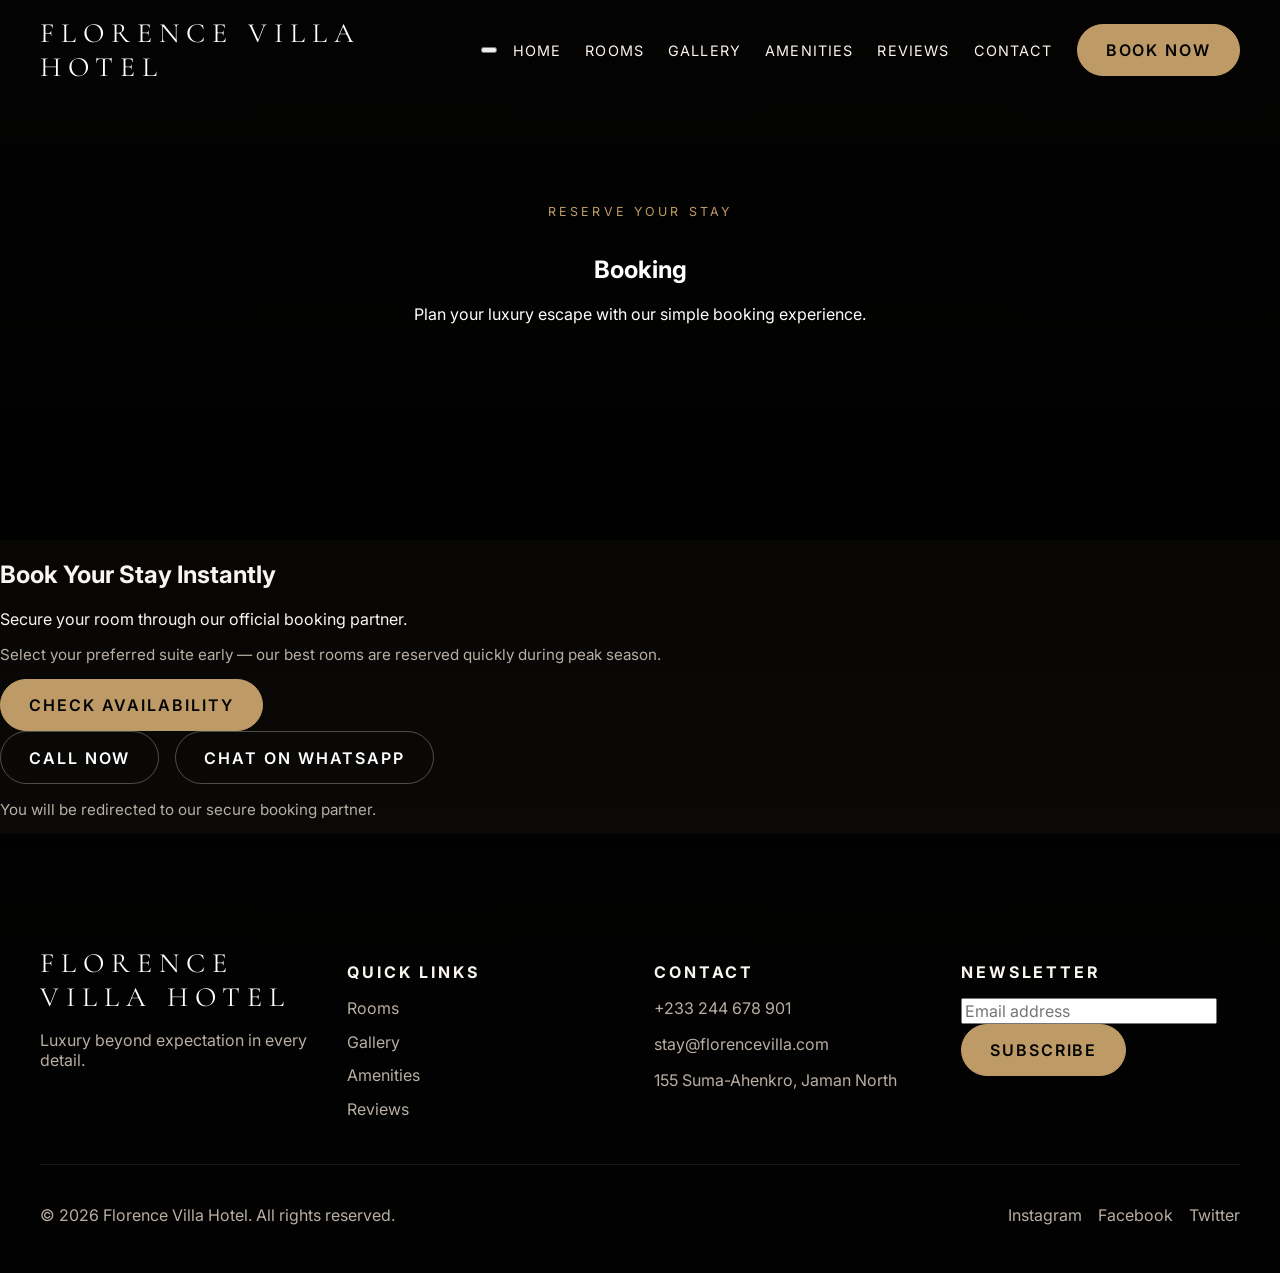
<file: booking.html>
<!DOCTYPE html>
<html lang="en">
<head>
  <meta charset="UTF-8" />
  <meta name="viewport" content="width=device-width, initial-scale=1.0" />
  <title>Booking | Florence Villa Hotel</title>
  <link rel="preconnect" href="https://fonts.googleapis.com" />
  <link rel="preconnect" href="https://fonts.gstatic.com" crossorigin />
  <link href="https://fonts.googleapis.com/css2?family=Cormorant+Garamond:wght@400;500;600;700&family=Inter:wght@300;400;500;600;700&display=swap" rel="stylesheet" />
  <link rel="stylesheet" href="css/style.css" />
</head>
<body class="page booking" data-page="booking">
  <div id="page-loader" class="page-loader">
    <div class="loader-dot"></div>
  </div>
  <header class="site-header">
    <div class="container header-inner">
      <a href="index.html" class="brand">Florence Villa Hotel</a>
      <button class="nav-toggle" aria-label="Toggle menu" aria-expanded="false">
        <span></span><span></span><span></span>
      </button>
      <nav class="site-nav" aria-label="Main navigation">
        <ul class="nav-list">
          <li><a class="nav-link" href="index.html">Home</a></li>
          <li><a class="nav-link" href="rooms.html">Rooms</a></li>
          <li><a class="nav-link" href="gallery.html">Gallery</a></li>
          <li><a class="nav-link" href="amenities.html">Amenities</a></li>
          <li><a class="nav-link" href="reviews.html">Reviews</a></li>
          <li><a class="nav-link" href="contact.html">Contact</a></li>
        </ul>
        <a class="btn btn-primary nav-btn" href="booking.html">Book Now</a>
      </nav>
    </div>
  </header>

  <main>
    <section class="page-hero page-hero-dark" style="background-image: url('https://images.unsplash.com/photo-1512917774080-9991f1c4c750?auto=format&fit=crop&w=1600&q=80');">
      <div class="hero-overlay"></div>
      <div class="container hero-content">
        <span class="eyebrow">Reserve your stay</span>
        <h1>Booking</h1>
        <p>Plan your luxury escape with our simple booking experience.</p>
      </div>
    </section>

    <section class="booking-cta">
      <h2>Book Your Stay Instantly</h2>
      <p>Secure your room through our official booking partner.</p>
      <p class="note">Select your preferred suite early — our best rooms are reserved quickly during peak season.</p>

      <a class="btn btn-primary"
         href="https://www.booking.com"
         target="_blank"
         rel="noopener">
        Check Availability
      </a>
      <div class="cta-actions">
        <a class="btn btn-outline" href="tel:+233248479292">Call Now</a>
        <a class="btn btn-outline" href="https://wa.me/233248479292" target="_blank" rel="noopener">Chat on WhatsApp</a>
      </div>

      <p class="note">You will be redirected to our secure booking partner.</p>
    </section>
  </main>

  <footer class="site-footer">
    <div class="container grid grid-4 gap-lg footer-top">
      <div>
        <a class="brand footer-brand" href="index.html">Florence Villa Hotel</a>
        <p>Luxury beyond expectation in every detail.</p>
      </div>
      <div>
        <h3>Quick Links</h3>
        <ul>
          <li><a href="rooms.html">Rooms</a></li>
          <li><a href="gallery.html">Gallery</a></li>
          <li><a href="amenities.html">Amenities</a></li>
          <li><a href="reviews.html">Reviews</a></li>
        </ul>
      </div>
      <div>
        <h3>Contact</h3>
        <p>+233 244 678 901</p>
        <p>stay@florencevilla.com</p>
        <p>155 Suma-Ahenkro, Jaman North</p>
      </div>
      <div>
        <h3>Newsletter</h3>
        <form id="newsletter-form-booking">
          <input type="email" placeholder="Email address" aria-label="Email address" required />
          <button class="btn btn-primary" type="submit">Subscribe</button>
        </form>
      </div>
    </div>
    <div class="container footer-bottom">
      <p>© 2026 Florence Villa Hotel. All rights reserved.</p>
      <div class="social-links">
        <a href="#" aria-label="Instagram">Instagram</a>
        <a href="#" aria-label="Facebook">Facebook</a>
        <a href="#" aria-label="Twitter">Twitter</a>
      </div>
    </div>
  </footer>

  <div id="lightbox" class="lightbox" aria-hidden="true">
    <button class="lightbox-close" aria-label="Close image view">×</button>
    <img class="lightbox-img" alt="Gallery preview" onerror="this.onerror=null;this.src='assets/fallback.jpg'" />
    <p class="lightbox-caption"></p>
  </div>

  <div id="toast" class="toast" role="status" aria-live="polite"></div>
  <script src="js/script.js"></script>
</body>
</html>
</file>
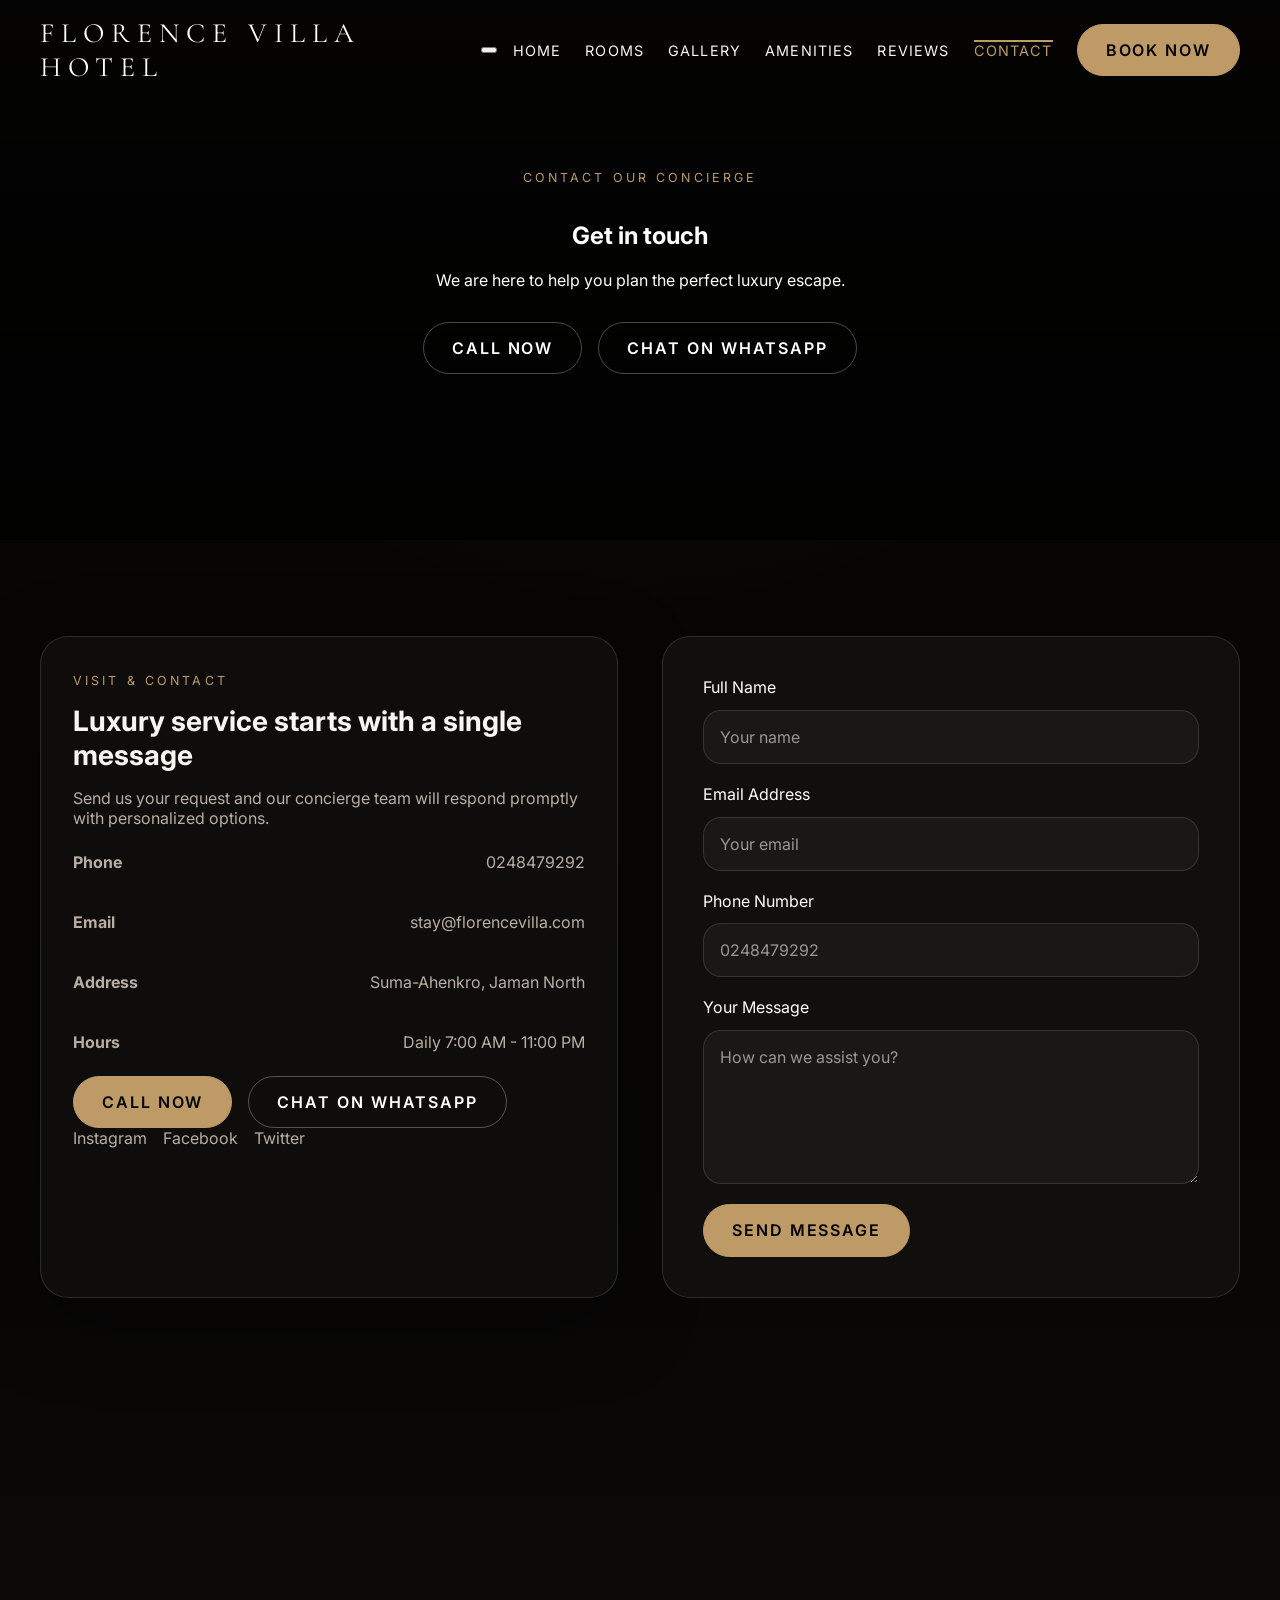
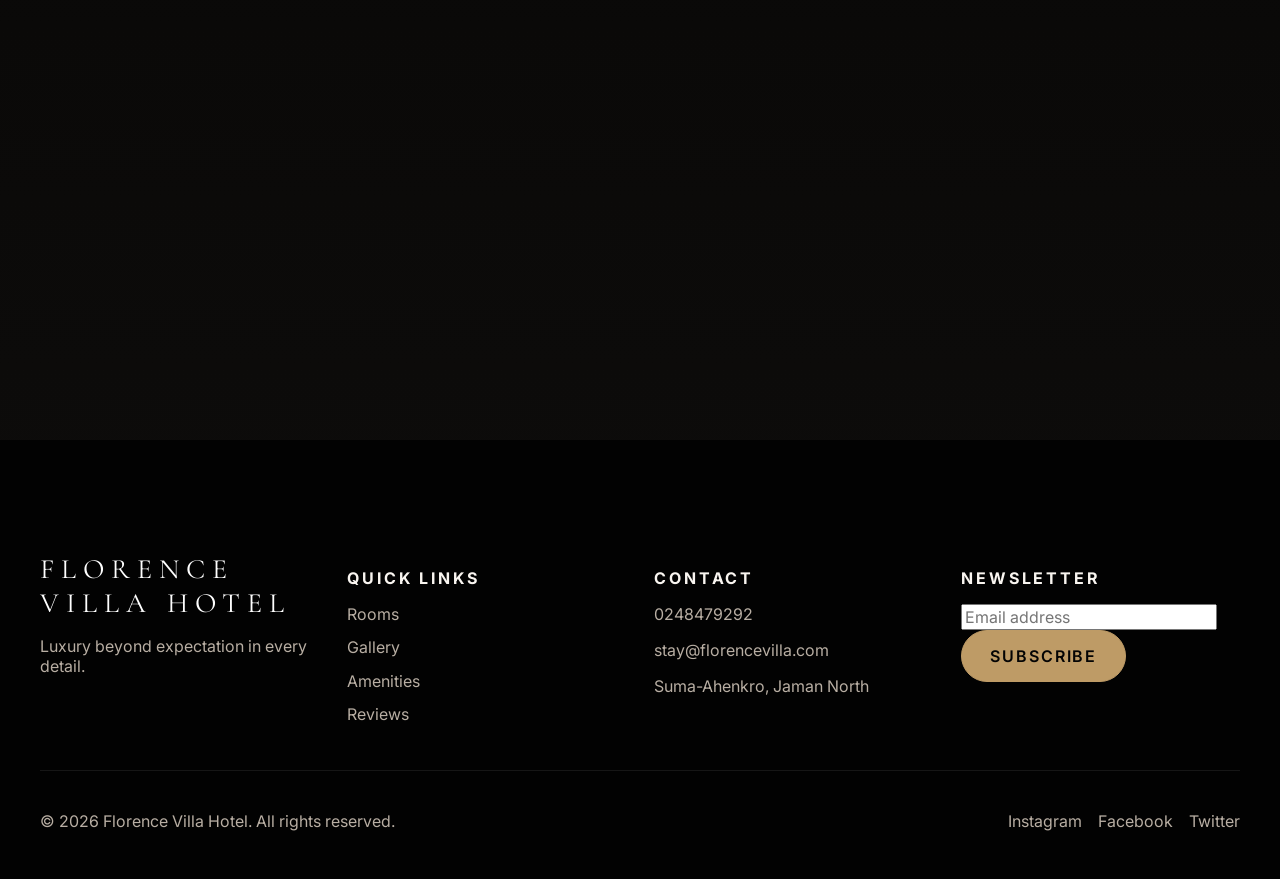
<file: contact.html>
<!DOCTYPE html>
<html lang="en">
<head>
  <meta charset="UTF-8" />
  <meta name="viewport" content="width=device-width, initial-scale=1.0" />
  <title>Contact | Florence Villa Hotel</title>
  <link rel="preconnect" href="https://fonts.googleapis.com" />
  <link rel="preconnect" href="https://fonts.gstatic.com" crossorigin />
  <link href="https://fonts.googleapis.com/css2?family=Cormorant+Garamond:wght@400;500;600;700&family=Inter:wght@300;400;500;600;700&display=swap" rel="stylesheet" />
  <link rel="stylesheet" href="css/style.css" />
</head>
<body class="page contact" data-page="contact">
  <div id="page-loader" class="page-loader">
    <div class="loader-dot"></div>
  </div>
  <header class="site-header">
    <div class="container header-inner">
      <a href="index.html" class="brand">Florence Villa Hotel</a>
      <button class="nav-toggle" aria-label="Toggle menu" aria-expanded="false">
        <span></span><span></span><span></span>
      </button>
      <nav class="site-nav" aria-label="Main navigation">
        <ul class="nav-list">
          <li><a class="nav-link" href="index.html">Home</a></li>
          <li><a class="nav-link" href="rooms.html">Rooms</a></li>
          <li><a class="nav-link" href="gallery.html">Gallery</a></li>
          <li><a class="nav-link" href="amenities.html">Amenities</a></li>
          <li><a class="nav-link" href="reviews.html">Reviews</a></li>
          <li><a class="nav-link" href="contact.html">Contact</a></li>
        </ul>
        <a class="btn btn-primary nav-btn" href="booking.html">Book Now</a>
      </nav>
    </div>
  </header>

  <main>
    <section class="page-hero page-hero-dark" style="background-image: url('https://images.unsplash.com/photo-1512917774080-9991f1c4c750?auto=format&fit=crop&w=1600&q=80');">
      <div class="hero-overlay"></div>
      <div class="container hero-content">
        <span class="eyebrow">Contact our concierge</span>
        <h1>Get in touch</h1>
        <p>We are here to help you plan the perfect luxury escape.</p>
        <div class="hero-actions">
          <a class="btn btn-outline" href="tel:+233248479292">Call Now</a>
          <a class="btn btn-outline" href="https://wa.me/233248479292" target="_blank" rel="noopener">Chat on WhatsApp</a>
        </div>
      </div>
    </section>

    <section class="section contact-grid reveal">
      <div class="container grid grid-2 gap-xl">
        <div class="contact-panel">
          <span class="eyebrow">Visit & contact</span>
          <h2>Luxury service starts with a single message</h2>
          <p>Send us your request and our concierge team will respond promptly with personalized options.</p>
          <div class="contact-info">
            <div><strong>Phone</strong><p>0248479292</p></div>
            <div><strong>Email</strong><p>stay@florencevilla.com</p></div>
            <div><strong>Address</strong><p>Suma-Ahenkro, Jaman North</p></div>
            <div><strong>Hours</strong><p>Daily 7:00 AM - 11:00 PM</p></div>
          </div>
          <div class="cta-actions">
            <a class="btn btn-primary" href="tel:+233248479292">Call Now</a>
            <a class="btn btn-outline" href="https://wa.me/233248479292" target="_blank" rel="noopener">Chat on WhatsApp</a>
          </div>
          <div class="social-links inline">
            <a href="#" aria-label="Instagram">Instagram</a>
            <a href="#" aria-label="Facebook">Facebook</a>
            <a href="#" aria-label="Twitter">Twitter</a>
          </div>
        </div>
        <form id="contact-form" class="contact-form">
          <label>Full Name<input type="text" name="name" placeholder="Your name" required /></label>
          <label>Email Address<input type="email" name="email" placeholder="Your email" required /></label>
          <label>Phone Number<input type="tel" name="phone" placeholder="0248479292" /></label>
          <label>Your Message<textarea name="message" rows="6" placeholder="How can we assist you?" required></textarea></label>
          <button class="btn btn-primary" type="submit">Send Message</button>
        </form>
      </div>
    </section>

    <section class="section map-section reveal visible">
      <div class="container">
<iframe src="https://www.google.com/maps/embed?pb=!1m18!1m12!1m3!1d1566.75152197533!2d-2.711499836256635!3d7.935762465257825!2m3!1f0!2f0!3m2!1i1024!2i768!4f13.1!3m3!1m2!1s0xfcff37da28b4703%3A0x8079a2e035b230e7!2sFlorence%20Villa%20hotel%20sampa!5e1!3m2!1sen!2sgh!4v1779546857773!5m2!1sen!2sgh"
width="600"
height="450"
style="border:0;"
allowfullscreen=""
loading="lazy"
referrerpolicy="no-referrer-when-downgrade">
</iframe>
 </div>
    </section>
  </main>

  <footer class="site-footer">
    <div class="container grid grid-4 gap-lg footer-top">
      <div>
        <a class="brand footer-brand" href="index.html">Florence Villa Hotel</a>
        <p>Luxury beyond expectation in every detail.</p>
      </div>
      <div>
        <h3>Quick Links</h3>
        <ul>
          <li><a href="rooms.html">Rooms</a></li>
          <li><a href="gallery.html">Gallery</a></li>
          <li><a href="amenities.html">Amenities</a></li>
          <li><a href="reviews.html">Reviews</a></li>
        </ul>
      </div>
      <div>
        <h3>Contact</h3>
        <p>0248479292</p>
        <p>stay@florencevilla.com</p>
        <p>Suma-Ahenkro, Jaman North</p>
      </div>
      <div>
        <h3>Newsletter</h3>
        <form id="newsletter-form-contact">
          <input type="email" placeholder="Email address" aria-label="Email address" required />
          <button class="btn btn-primary" type="submit">Subscribe</button>
        </form>
      </div>
    </div>
    <div class="container footer-bottom">
      <p>© 2026 Florence Villa Hotel. All rights reserved.</p>
      <div class="social-links">
        <a href="#" aria-label="Instagram">Instagram</a>
        <a href="#" aria-label="Facebook">Facebook</a>
        <a href="#" aria-label="Twitter">Twitter</a>
      </div>
    </div>
  </footer>

  <div id="lightbox" class="lightbox" aria-hidden="true">
    <button class="lightbox-close" aria-label="Close image view">×</button>
    <img class="lightbox-img" alt="Gallery preview" onerror="this.onerror=null;this.src='assets/fallback.jpg'" />
    <p class="lightbox-caption"></p>
  </div>

  <div id="toast" class="toast" role="status" aria-live="polite"></div>
  <script src="js/script.js"></script>
</body>
</html>
</file>
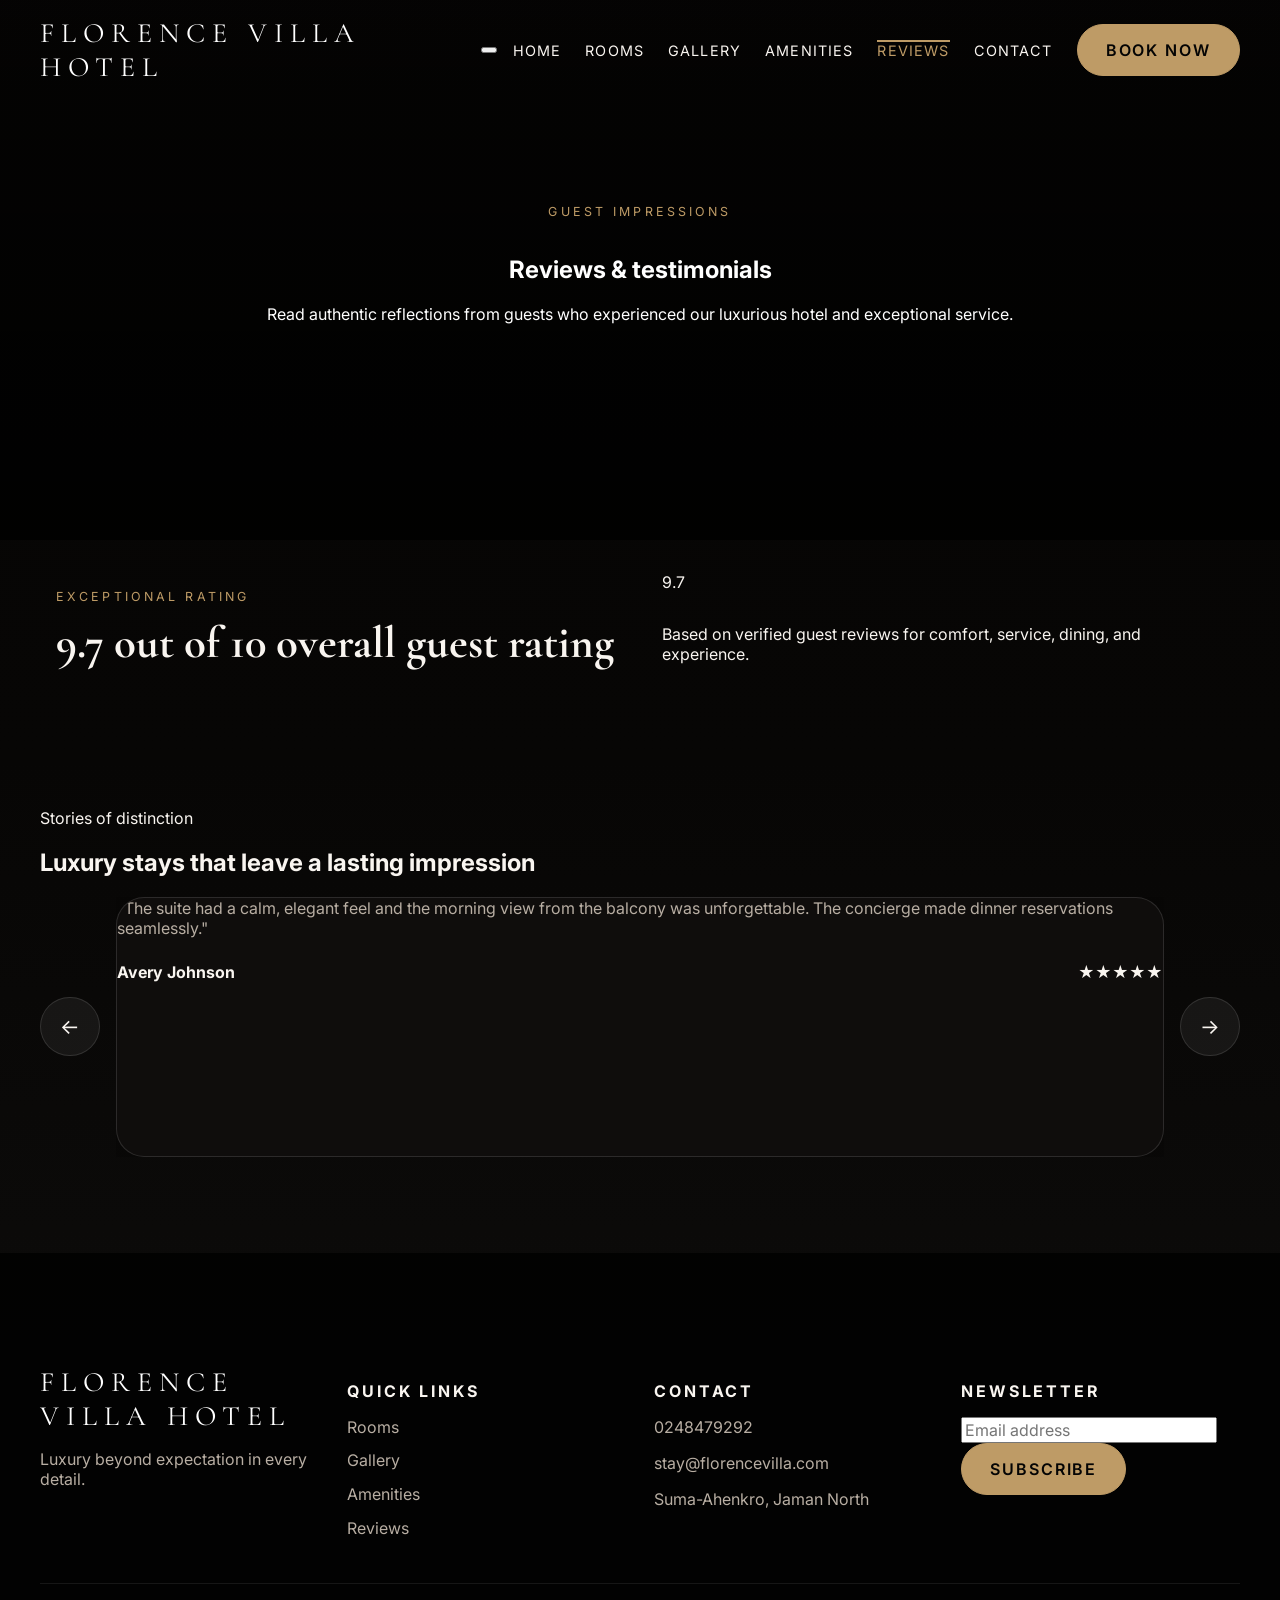
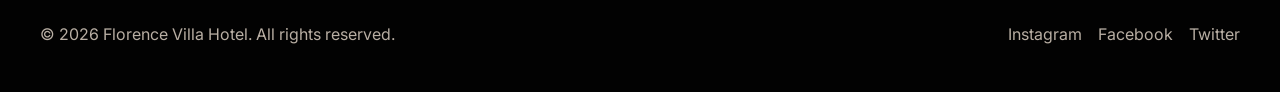
<file: reviews.html>
<!DOCTYPE html>
<html lang="en">
<head>
  <meta charset="UTF-8" />
  <meta name="viewport" content="width=device-width, initial-scale=1.0" />
  <title>Reviews | Florence Villa Hotel</title>
  <link rel="preconnect" href="https://fonts.googleapis.com" />
  <link rel="preconnect" href="https://fonts.gstatic.com" crossorigin />
  <link href="https://fonts.googleapis.com/css2?family=Cormorant+Garamond:wght@400;500;600;700&family=Inter:wght@300;400;500;600;700&display=swap" rel="stylesheet" />
  <link rel="stylesheet" href="css/style.css" />
</head>
<body class="page reviews" data-page="reviews">
  <div id="page-loader" class="page-loader">
    <div class="loader-dot"></div>
  </div>
  <header class="site-header">
    <div class="container header-inner">
      <a href="index.html" class="brand">Florence Villa Hotel</a>
      <button class="nav-toggle" aria-label="Toggle menu" aria-expanded="false">
        <span></span><span></span><span></span>
      </button>
      <nav class="site-nav" aria-label="Main navigation">
        <ul class="nav-list">
          <li><a class="nav-link" href="index.html">Home</a></li>
          <li><a class="nav-link" href="rooms.html">Rooms</a></li>
          <li><a class="nav-link" href="gallery.html">Gallery</a></li>
          <li><a class="nav-link" href="amenities.html">Amenities</a></li>
          <li><a class="nav-link" href="reviews.html">Reviews</a></li>
          <li><a class="nav-link" href="contact.html">Contact</a></li>
        </ul>
        <a class="btn btn-primary nav-btn" href="booking.html">Book Now</a>
      </nav>
    </div>
  </header>

  <main>
    <section class="page-hero page-hero-dark" style="background-image: url('https://images.unsplash.com/photo-1505693416388-ac5ce068fe85?auto=format&fit=crop&w=1600&q=80');">
      <div class="hero-overlay"></div>
      <div class="container hero-content">
        <span class="eyebrow">Guest impressions</span>
        <h1>Reviews & testimonials</h1>
        <p>Read authentic reflections from guests who experienced our luxurious hotel and exceptional service.</p>
      </div>
    </section>

    <section class="section review-summary reveal">
      <div class="container grid grid-2 gap-xl align-center">
        <div>
          <span class="eyebrow">Exceptional rating</span>
          <h2>9.7 out of 10 overall guest rating</h2>
        </div>
        <div class="rating-panel">
          <div class="rating-score">9.7</div>
          <p>Based on verified guest reviews for comfort, service, dining, and experience.</p>
        </div>
      </div>
    </section>

    <section class="section testimonial-carousel reveal">
      <div class="container carousel-header">
        <span class="eyebrow">Stories of distinction</span>
        <h2>Luxury stays that leave a lasting impression</h2>
      </div>
      <div class="container review-carousel">
        <button class="carousel-btn" data-direction="prev" aria-label="Previous review">←</button>
        <div class="carousel-track">
          <article class="testimonial-card active">
            <p>"The suite had a calm, elegant feel and the morning view from the balcony was unforgettable. The concierge made dinner reservations seamlessly."</p>
            <div class="testimonial-author"><strong>Avery Johnson</strong><span>★★★★★</span></div>
          </article>
          <article class="testimonial-card">
            <p>"The room was perfectly quiet and the spa appointment after a long flight was luxurious. It was exactly the reset we needed."</p>
            <div class="testimonial-author"><strong>Selena Reed</strong><span>★★★★★</span></div>
          </article>
          <article class="testimonial-card">
            <p>"Breakfast on the terrace and attentive service made it easy to relax. The anniversary setup was thoughtful without feeling staged."</p>
            <div class="testimonial-author"><strong>Dominic Harris</strong><span>★★★★★</span></div>
          </article>
        </div>
        <button class="carousel-btn" data-direction="next" aria-label="Next review">→</button>
      </div>
    </section>
  </main>

  <footer class="site-footer">
    <div class="container grid grid-4 gap-lg footer-top">
      <div>
        <a class="brand footer-brand" href="index.html">Florence Villa Hotel</a>
        <p>Luxury beyond expectation in every detail.</p>
      </div>
      <div>
        <h3>Quick Links</h3>
        <ul>
          <li><a href="rooms.html">Rooms</a></li>
          <li><a href="gallery.html">Gallery</a></li>
          <li><a href="amenities.html">Amenities</a></li>
          <li><a href="reviews.html">Reviews</a></li>
        </ul>
      </div>
      <div>
        <h3>Contact</h3>
        <p>0248479292</p>
        <p>stay@florencevilla.com</p>
        <p>Suma-Ahenkro, Jaman North</p>
      </div>
      <div>
        <h3>Newsletter</h3>
        <form id="newsletter-form-reviews">
          <input type="email" placeholder="Email address" aria-label="Email address" required />
          <button class="btn btn-primary" type="submit">Subscribe</button>
        </form>
      </div>
    </div>
    <div class="container footer-bottom">
      <p>© 2026 Florence Villa Hotel. All rights reserved.</p>
      <div class="social-links">
        <a href="#" aria-label="Instagram">Instagram</a>
        <a href="#" aria-label="Facebook">Facebook</a>
        <a href="#" aria-label="Twitter">Twitter</a>
      </div>
    </div>
  </footer>

  <div id="lightbox" class="lightbox" aria-hidden="true">
    <button class="lightbox-close" aria-label="Close image view">×</button>
    <img class="lightbox-img" alt="Gallery preview" onerror="this.onerror=null;this.src='assets/fallback.jpg'" />
    <p class="lightbox-caption"></p>
  </div>

  <div id="toast" class="toast" role="status" aria-live="polite"></div>
  <script src="js/script.js"></script>
</body>
</html>
</file>
<file: css/style.css>
:root {
  --bg: #080706;
  --surface: rgba(18,16,15,0.82);
  --surface-strong: rgba(255,255,255,0.03);
  --surface-soft: rgba(255,255,255,0.08);
  --text: #f9f5f0;
  --muted: #b8aea3;
  --gold: #be9b66;
  --gold-soft: rgba(190,155,102,0.2);
  --white: #ffffff;
  --black: #040404;
  --border: rgba(255,255,255,0.12);
  --shadow: 0 24px 80px rgba(0,0,0,0.35);
}

* {
  box-sizing: border-box;
}

html {
  scroll-behavior: smooth;
}

body {
  margin: 0;
  min-height: 100vh;
  font-family: 'Inter', sans-serif;
  color: var(--text);
  background: radial-gradient(circle at top, rgba(255,255,255,0.03), transparent 25%), linear-gradient(180deg, #060504 0%, #070605 45%, #0f0e0d 100%);
}

img {
  max-width: 100%;
  display: block;
}

button,
input,
select,
textarea {
  font: inherit;
}

button {
  cursor: pointer;
}

a {
  color: inherit;
  text-decoration: none;
}

.container {
  width: min(1200px, calc(100% - 3rem));
  margin: 0 auto;
}

.page-loader {
  position: fixed;
  inset: 0;
  background: rgba(8,7,6,0.88);
  display: flex;
  align-items: center;
  justify-content: center;
  z-index: 9999;
  transition: opacity 0.5s ease, visibility 0.5s ease;
}

.page-loader.hide {
  opacity: 0;
  visibility: hidden;
}

.loader-dot {
  width: 0.9rem;
  height: 0.9rem;
  background: var(--gold);
  border-radius: 50%;
  box-shadow: 0 0 40px rgba(190,155,102,0.5);
  animation: pulse 1.2s infinite ease-in-out;
}

@keyframes pulse {
  0%,100% { transform: scale(1); opacity: 1; }
  50% { transform: scale(1.8); opacity: 0.5; }
}

.site-header {
  position: fixed;
  inset: 0 0 auto 0;
  z-index: 1000;
  width: 100%;
  padding: 1rem 0;
  transition: background 0.4s ease, box-shadow 0.4s ease, backdrop-filter 0.4s ease;
}

.site-header.scrolled {
  background: rgba(8,7,6,0.92);
  box-shadow: 0 10px 45px rgba(0,0,0,0.35);
  backdrop-filter: blur(14px);
}

.header-inner {
  display: flex;
  align-items: center;
  justify-content: space-between;
  gap: 1rem;
}

.brand,
.footer-brand {
  font-family: 'Cormorant Garamond', serif;
  font-size: 1.75rem;
  letter-spacing: 0.25em;
  text-transform: uppercase;
  color: var(--white);
}

.site-nav {
  display: flex;
  align-items: center;
  gap: 1.5rem;
}

.nav-list {
  display: flex;
  align-items: center;
  gap: 1.5rem;
  margin: 0;
  padding: 0;
  list-style: none;
}

.nav-link {
  position: relative;
  color: var(--text);
  letter-spacing: 0.08em;
  text-transform: uppercase;
  font-size: 0.9rem;
  transition: color 0.25s ease;
}

.nav-link::after {
  content: '';
  position: absolute;
  inset: auto 0 100% 0;
  height: 2px;
  width: 0;
  margin: 0 auto;
  background: var(--gold);
  transition: width 0.3s ease;
}

.nav-link:hover,
.nav-link.active {
  color: var(--gold);
}

.nav-link:hover::after,
.nav-link.active::after {
  width: 100%;
}

.nav-btn {
  white-space: nowrap;
}

.btn {
  display: inline-flex;
  align-items: center;
  justify-content: center;
  gap: 0.5rem;
  padding: 0.95rem 1.75rem;
  border-radius: 999px;
  border: 1px solid transparent;
  text-transform: uppercase;
  letter-spacing: 0.12em;
  font-weight: 600;
  transition: transform 0.25s ease, background 0.25s ease, color 0.25s ease, border-color 0.25s ease;
}

.btn:hover {
  transform: translateY(-2px);
}

.btn-primary {
  background: var(--gold);
  color: var(--black);
  border-color: var(--gold);
}

.btn-outline {
  background: transparent;
  color: var(--white);
  border-color: rgba(255,255,255,0.28);
}

.hero,
.page-hero {
  position: relative;
  min-height: 80vh;
  display: flex;
  align-items: center;
  justify-content: center;
  overflow: hidden;
  color: var(--white);
  background-color: #070605;
}

.hero-full {
  min-height: 90vh;
}

.page-hero {
  min-height: 60vh;
}

.hero::before,
.page-hero::before {
  content: '';
  position: absolute;
  inset: 0;
  background: linear-gradient(180deg, rgba(0,0,0,0.30) 0%, rgba(0,0,0,0.75) 100%);
}

.hero-overlay {
  position: absolute;
  inset: 0;
  background: linear-gradient(180deg, rgba(0,0,0,0.15), rgba(0,0,0,0.72));
}

.hero,
.page-hero {
  background-size: cover;
  background-position: center;
}

.hero-content {
  position: relative;
  z-index: 2;
  text-align: center;
  max-width: 760px;
  margin: 0 auto;
}

.hero-content .eyebrow,
.section-head .eyebrow,
.text-block .eyebrow,
.contact-panel .eyebrow,
.booking-form .eyebrow,
.review-summary .eyebrow {
  display: inline-block;
  margin-bottom: 1rem;
  letter-spacing: 0.25em;
  color: var(--gold);
  text-transform: uppercase;
  font-size: 0.78rem;
}

.hero h1,
.section-head h2,
.room-overview h2,
.review-summary h2,
.booking-summary h2 {
  margin: 0;
  font-family: 'Cormorant Garamond', serif;
  font-size: clamp(2.5rem, 3.5vw, 4.5rem);
  line-height: 1.05;
}

.hero-text,
.section-head p,
.text-block p,
.feature-card p,
.testimonial-card p,
.contact-panel p,
.contact-info p,
.booking-form label,
.booking-summary p,
.summary-row span,
.note {
  color: var(--muted);
}

.main,
.section,
footer {
  position: relative;
}

.section {
  padding: 6rem 0;
}

.section-head {
  text-align: center;
  margin-bottom: 3rem;
}

.grid {
  display: grid;
  gap: 2rem;
}

.grid-2 {
  grid-template-columns: repeat(2, minmax(0, 1fr));
}

.grid-3 {
  grid-template-columns: repeat(3, minmax(0, 1fr));
}

.grid-4 {
  grid-template-columns: repeat(4, minmax(0, 1fr));
}

@media (max-width: 1024px) {
  .grid-4,
  .grid-3,
  .grid-2 {
    grid-template-columns: repeat(2, minmax(0, 1fr));
  }
}

@media (max-width: 720px) {
  .grid,
  .grid-2,
  .grid-3,
  .grid-4 {
    grid-template-columns: 1fr;
  }
}

.align-center {
  align-items: center;
}

.gap-lg {
  gap: 1.75rem;
}

.gap-xl {
  gap: 2.75rem;
}

.room-card,
.feature-card,
.testimonial-card,
.amenity-card,
.booking-summary,
.image-card,
.contact-panel,
.card {
  background: var(--surface);
  border: 1px solid var(--border);
  border-radius: 28px;
  box-shadow: var(--shadow);
  overflow: hidden;
}

.room-card {
  transition: transform 0.35s ease, box-shadow 0.35s ease;
}

.room-card:hover,
.amenity-card:hover,
.feature-card:hover,
.testimonial-card:hover,
.booking-summary:hover,
.contact-panel:hover {
  transform: translateY(-6px);
  box-shadow: 0 34px 100px rgba(0,0,0,0.35);
}

.room-card img,
.amenity-card img,
.image-card img,
.gallery-item img {
  width: 100%;
  height: 320px;
  object-fit: cover;
  transition: transform 0.45s ease;
}

.room-card:hover img,
.amenity-card:hover img,
.gallery-item:hover img,
.image-card:hover img {
  transform: scale(1.05);
}

.card-body {
  padding: 2rem;
}

.room-card .room-tag {
  display: inline-flex;
  margin-bottom: 1rem;
  color: var(--gold);
  text-transform: uppercase;
  letter-spacing: 0.16em;
  font-size: 0.75rem;
}

.room-card h3,
.feature-card h3,
.testimonial-card h3,
.booking-summary h2,
.contact-panel h2,
.room-overview h2 {
  font-size: 1.75rem;
  margin-top: 0;
  margin-bottom: 1rem;
}

.room-card p,
.feature-card p,
.testimonial-card p,
.contact-panel p,
.booking-summary p {
  margin: 0 0 1.5rem;
}

.card-meta,
.room-footer,
.amenities-list,
.summary-row,
.contact-info {
  display: flex;
  flex-wrap: wrap;
  gap: 0.75rem;
  align-items: center;
}

.card-meta span,
.room-footer span,
.amenities-list span,
.summary-row strong,
.summary-total strong {
  font-weight: 700;
}

.card-meta span,
.room-footer span,
.amenities-list span {
  color: var(--muted);
  background: rgba(255,255,255,0.04);
  padding: 0.6rem 0.9rem;
  border-radius: 999px;
}

.card-actions,
.hero-actions,
.cta-actions,
.room-cta {
  display: flex;
  flex-wrap: wrap;
  gap: 1rem;
}

.hero-actions {
  justify-content: center;
  margin-top: 2rem;
}

.feature-card,
.testimonial-card,
.amenity-card,
.booking-summary,
.contact-panel {
  background: rgba(17,15,14,0.92);
}

.feature-card {
  padding: 2rem;
}

.feature-icon {
  display: inline-flex;
  align-items: center;
  justify-content: center;
  width: 3rem;
  height: 3rem;
  border-radius: 1rem;
  background: rgba(190,155,102,0.14);
  margin-bottom: 1rem;
  font-size: 1.4rem;
}

.testimonial-card {
  min-height: 260px;
}

.testimonial-author {
  display: flex;
  align-items: center;
  justify-content: space-between;
  margin-top: 1.5rem;
}

.room-overview,
.booking-form,
.contact-form,
.review-summary,
.map-section {
  width: 100%;
}

.room-overview,
.review-summary,
.booking-summary,
.contact-panel {
  padding: 2rem;
}

.room-specs,
.amenity-grid,
.contact-info,
.input-group,
.booking-summary .summary-row,
.review-summary .rating-panel {
  display: grid;
  gap: 1rem;
}

.room-specs div,
.booking-summary .summary-row,
.contact-info div {
  display: flex;
  justify-content: space-between;
  gap: 1rem;
}

.room-specs div strong,
.summary-row span,
.contact-info strong {
  color: var(--muted);
}

.amenity-grid {
  grid-template-columns: repeat(2, minmax(0, 1fr));
}

.booking-form,
.contact-form {
  background: rgba(18,16,15,0.94);
  border: 1px solid rgba(255,255,255,0.12);
  border-radius: 28px;
  padding: 2.5rem;
}

.booking-form label,
.contact-form label {
  display: grid;
  gap: 0.8rem;
  margin-bottom: 1.25rem;
  color: var(--white);
}

.booking-form input,
.booking-form select,
.contact-form input,
.contact-form textarea {
  width: 100%;
  padding: 1rem 1rem;
  border-radius: 18px;
  border: 1px solid rgba(255,255,255,0.12);
  background: rgba(255,255,255,0.04);
  color: var(--white);
}

.booking-form input::placeholder,
.contact-form input::placeholder,
.contact-form textarea::placeholder {
  color: rgba(255,255,255,0.55);
}

.booking-summary {
  padding: 2.5rem;
}

.summary-row {
  padding: 1rem 0;
  border-bottom: 1px solid rgba(255,255,255,0.08);
  justify-content: space-between;
}

.summary-total {
  margin-top: 1.5rem;
  padding: 1.5rem;
  border-radius: 22px;
  background: rgba(255,255,255,0.05);
}

.summary-total span {
  color: var(--muted);
}

.note,
.promo-note {
  color: var(--muted);
  font-size: 0.95rem;
  margin-top: 1rem;
}

.booking-grid .booking-form,
.booking-grid .booking-summary {
  min-height: 420px;
}

.filter-panel,
.contact-grid,
.booking-grid,
.review-summary,
.testimonial-carousel {
  margin-bottom: 0;
}

.filter-btn,
.carousel-btn {
  background: rgba(255,255,255,0.06);
  border: 1px solid rgba(255,255,255,0.12);
  color: var(--text);
  padding: 0.85rem 1.4rem;
  border-radius: 999px;
  transition: background 0.3s ease, border-color 0.3s ease, color 0.3s ease;
}

.filter-btn.active,
.carousel-btn:hover,
.filter-btn:hover {
  background: rgba(190,155,102,0.16);
  border-color: rgba(190,155,102,0.4);
  color: var(--gold);
}

.gallery-grid .masonry-grid {
  display: grid;
  grid-template-columns: repeat(4, minmax(0, 1fr));
  gap: 1.5rem;
}

.gallery-item {
  position: relative;
  overflow: hidden;
  border-radius: 28px;
  cursor: zoom-in;
}

.gallery-item img {
  aspect-ratio: 4 / 5;
}

.gallery-item figcaption {
  position: absolute;
  left: 1.5rem;
  bottom: 1.5rem;
  color: var(--white);
  font-weight: 600;
  text-shadow: 0 10px 30px rgba(0,0,0,0.45);
}

.masonry-grid figure:nth-child(1) {
  grid-row: span 2;
}

.masonry-grid figure:nth-child(4) {
  grid-column: span 2;
}

.lightbox {
  position: fixed;
  inset: 0;
  background: rgba(0,0,0,0.92);
  display: none;
  align-items: center;
  justify-content: center;
  text-align: center;
  padding: 2rem;
  z-index: 2000;
}

.lightbox.visible {
  display: flex;
}

.lightbox-img {
  max-width: 90%;
  max-height: 70vh;
  border-radius: 24px;
  box-shadow: var(--shadow);
}

.lightbox-caption {
  margin-top: 1rem;
  color: var(--muted);
}

.lightbox-close {
  position: absolute;
  top: 2rem;
  right: 2rem;
  border: none;
  background: transparent;
  color: var(--white);
  font-size: 2.5rem;
  line-height: 1;
  cursor: pointer;
}

.toast {
  position: fixed;
  left: 50%;
  bottom: 2rem;
  transform: translateX(-50%) translateY(20px);
  background: rgba(22,20,18,0.95);
  color: var(--white);
  padding: 1rem 1.5rem;
  border-radius: 999px;
  border: 1px solid rgba(255,255,255,0.12);
  box-shadow: 0 24px 80px rgba(0,0,0,0.35);
  opacity: 0;
  pointer-events: none;
  transition: opacity 0.35s ease, transform 0.35s ease;
  z-index: 2200;
}

.toast.visible {
  opacity: 1;
  transform: translateX(-50%) translateY(0);
}

.footer-top {
  padding: 4rem 0 2rem;
}

.site-footer {
  padding: 3rem 0 2rem;
  background: rgba(2,2,2,0.95);
}

.site-footer h3 {
  font-size: 1rem;
  text-transform: uppercase;
  letter-spacing: 0.18em;
  margin-bottom: 1rem;
}

.site-footer p,
.site-footer li,
.social-links a {
  color: var(--muted);
}

.site-footer ul {
  list-style: none;
  padding: 0;
  margin: 0;
}

.site-footer li {
  margin-bottom: 0.85rem;
}

.footer-bottom {
  display: flex;
  justify-content: space-between;
  align-items: center;
  gap: 1rem;
  padding-top: 1.5rem;
  border-top: 1px solid rgba(255,255,255,0.08);
  flex-wrap: wrap;
}

.social-links {
  display: flex;
  gap: 1rem;
}

.social-links.inline {
  flex-wrap: wrap;
}

.social-links a {
  color: var(--muted);
  transition: color 0.25s ease;
}

.social-links a:hover {
  color: var(--gold);
}

.reveal {
  opacity: 0;
  transform: translateY(24px);
  transition: opacity 0.75s ease, transform 0.75s ease;
}

.reveal.visible {
  opacity: 1;
  transform: translateY(0);
}

.hidden {
  display: none !important;
}

.review-carousel {
  position: relative;
  display: flex;
  align-items: center;
  gap: 1rem;
}

.carousel-track {
  position: relative;
  flex: 1;
  min-height: 260px;
  overflow: hidden;
}

.testimonial-card {
  position: absolute;
  inset: 0;
  opacity: 0;
  transform: translateX(100%);
  transition: transform 0.6s ease, opacity 0.6s ease;
}

.testimonial-card.active {
  position: relative;
  opacity: 1;
  transform: translateX(0);
}

.carousel-btn {
  border-radius: 999px;
  font-size: 1.3rem;
  padding: 1rem 1.2rem;
}

.map-section iframe {
  width: 100%;
  min-height: 420px;
  border: none;
  border-radius: 28px;
}

@media (max-width: 900px) {
  .page-hero,
  .hero {
    min-height: 55vh;
  }

  .hero-content {
    padding: 0 1rem;
  }
}

@media (max-width: 720px) {
  .site-header {
    padding: 0.75rem 0;
  }

  .header-inner {
    flex-wrap: wrap;
  }

  .site-nav {
    flex-direction: column;
    align-items: flex-start;
    width: 100%;
    max-height: 0;
    overflow: hidden;
    transition: max-height 0.35s ease;
  }

  .site-nav.open {
    max-height: 520px;
  }

  .nav-list {
    flex-direction: column;
    gap: 1rem;
    width: 100%;
  }

  .nav-toggle {
    display: flex;
    flex-direction: column;
    justify-content: space-between;
    width: 2rem;
    height: 1.4rem;
    border: none;
    background: transparent;
  }

  .nav-toggle span {
    display: block;
    height: 3px;
    width: 100%;
    background: var(--white);
    border-radius: 999px;
    transition: transform 0.3s ease, opacity 0.3s ease;
  }

  .nav-toggle.open span:nth-child(1) {
    transform: translateY(7px) rotate(45deg);
  }

  .nav-toggle.open span:nth-child(2) {
    opacity: 0;
  }

  .nav-toggle.open span:nth-child(3) {
    transform: translateY(-7px) rotate(-45deg);
  }

  .hero-actions,
  .card-actions,
  .cta-actions {
    flex-direction: column;
    align-items: stretch;
  }

  .grid-2,
  .grid-3,
  .grid-4 {
    grid-template-columns: 1fr;
  }

  .summary-total,
  .room-card img,
  .amenity-card img,
  .gallery-item img {
    height: auto;
  }

  .gallery-grid .masonry-grid {
    grid-template-columns: 1fr;
  }
}
</file>
